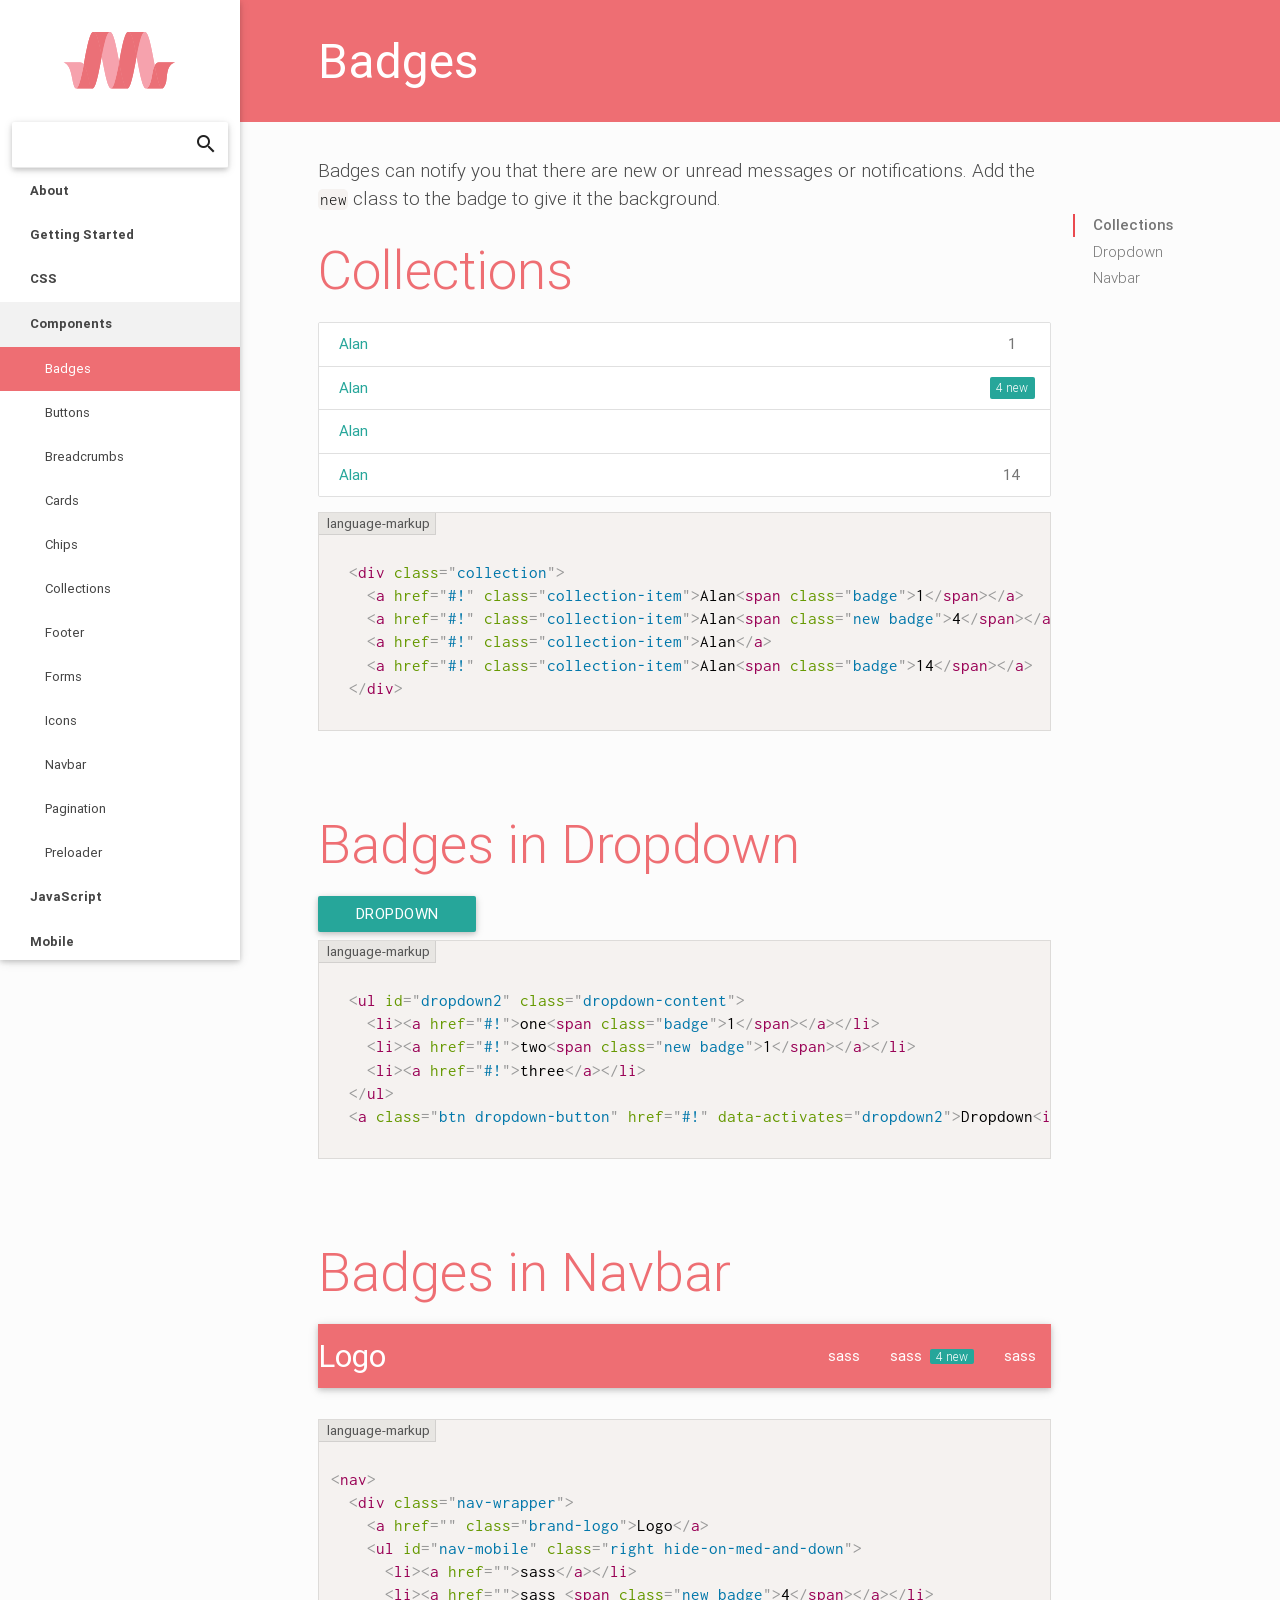
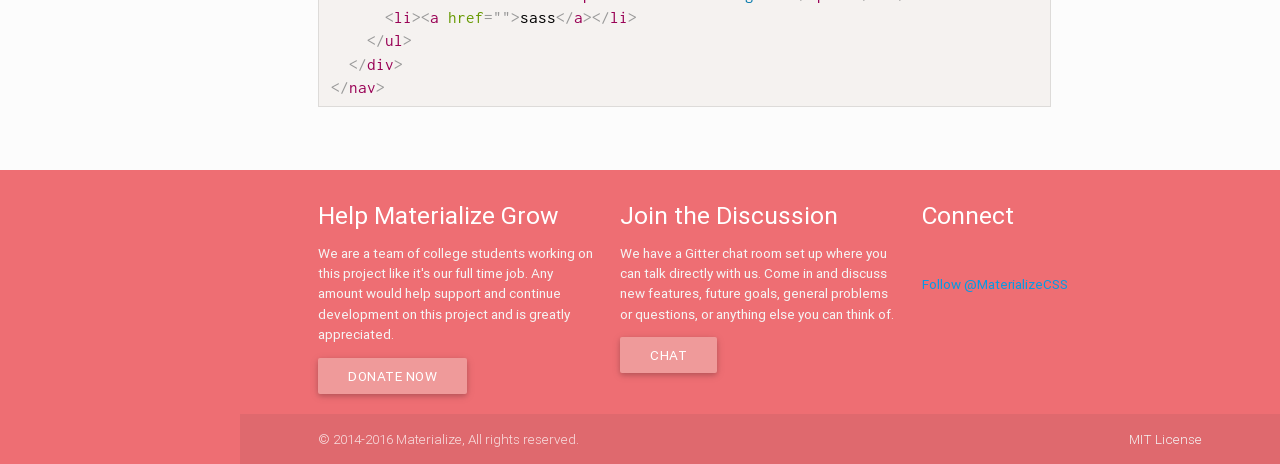
<file: vendor/materialize-css/badges.html>
<!DOCTYPE html>
<html lang="en">
  <head>
    <meta http-equiv="Content-Type" content="text/html; charset=UTF-8">
    <meta name="viewport" content="width=device-width, initial-scale=1">
    <meta http-equiv="X-UA-Compatible" content="IE=edge">
    <meta name="msapplication-tap-highlight" content="no">
    <meta name="description" content="Materialize is a modern responsive CSS framework based on Material Design by Google. ">
    <title>Badges - Materialize</title>
    <!-- Favicons-->
    <link rel="apple-touch-icon-precomposed" href="images/favicon/apple-touch-icon-152x152.png">
    <meta name="msapplication-TileColor" content="#FFFFFF">
    <meta name="msapplication-TileImage" content="images/favicon/mstile-144x144.png">
    <link rel="icon" href="images/favicon/favicon-32x32.png" sizes="32x32">
    <!--  Android 5 Chrome Color-->
    <meta name="theme-color" content="#EE6E73">
    <!-- CSS-->
    <link href="css/prism.css" rel="stylesheet">
    <link href="css/ghpages-materialize.css" type="text/css" rel="stylesheet" media="screen,projection">
    <link href="http://fonts.googleapis.com/css?family=Inconsolata" rel="stylesheet" type="text/css">
    <link href="http://fonts.googleapis.com/icon?family=Material+Icons" rel="stylesheet">
    <script>
      window.liveSettings = {
        api_key: "a0b49b34b93844c38eaee15690d86413",
        picker: "bottom-right",
        detectlang: true,
        dynamic: true,
        autocollect: true
      };
    </script>
    <script src="//cdn.transifex.com/live.js"></script>
  </head>
  <body>
    <header>
      <nav class="top-nav">
        <div class="container">
          <div class="nav-wrapper"><a class="page-title">Badges</a></div>
        </div>
      </nav>
      <div class="container"><a href="#" data-activates="nav-mobile" class="button-collapse top-nav full hide-on-large-only"><i class="material-icons">menu</i></a></div>
      <ul id="nav-mobile" class="side-nav fixed">
        <li class="logo"><a id="logo-container" href="http://materializecss.com/" class="brand-logo">
            <object id="front-page-logo" type="image/svg+xml" data="res/materialize.svg">Your browser does not support SVG</object></a></li>
        <li class="search">
          <div class="search-wrapper card">
            <input id="search"><i class="material-icons">search</i>
            <div class="search-results"></div>
          </div>
        </li>
        <li class="bold"><a href="about.html" class="waves-effect waves-teal">About</a></li>
        <li class="bold"><a href="getting-started.html" class="waves-effect waves-teal">Getting Started</a></li>
        <li class="no-padding">
          <ul class="collapsible collapsible-accordion">
            <li class="bold"><a class="collapsible-header  waves-effect waves-teal">CSS</a>
              <div class="collapsible-body">
                <ul>
                  <li><a href="color.html">Color</a></li>
                  <li><a href="grid.html">Grid</a></li>
                  <li><a href="helpers.html">Helpers</a></li>
                  <li><a href="media-css.html">Media</a></li>
                  <li><a href="sass.html">Sass</a></li>
                  <li><a href="shadow.html">Shadow</a></li>
                  <li><a href="table.html">Table</a></li>
                  <li><a href="typography.html">Typography</a></li>
                </ul>
              </div>
            </li>
            <li class="bold"><a class="collapsible-header active waves-effect waves-teal">Components</a>
              <div class="collapsible-body">
                <ul>
                  <li class="active"><a href="badges.html">Badges</a></li>
                  <li><a href="buttons.html">Buttons</a></li>
                  <li><a href="breadcrumbs.html">Breadcrumbs</a></li>
                  <li><a href="cards.html">Cards</a></li>
                  <li><a href="chips.html">Chips</a></li>
                  <li><a href="collections.html">Collections</a></li>
                  <li><a href="footer.html">Footer</a></li>
                  <li><a href="forms.html">Forms</a></li>
                  <li><a href="icons.html">Icons</a></li>
                  <li><a href="navbar.html">Navbar</a></li>
                  <li><a href="pagination.html">Pagination</a></li>
                  <li><a href="preloader.html">Preloader</a></li>
                </ul>
              </div>
            </li>
            <li class="bold"><a class="collapsible-header  waves-effect waves-teal">JavaScript</a>
              <div class="collapsible-body">
                <ul>
                  <li><a href="collapsible.html">Collapsible</a></li>
                  <li><a href="dialogs.html">Dialogs</a></li>
                  <li><a href="dropdown.html">Dropdown</a></li>
                  <li><a href="media.html">Media</a></li>
                  <li><a href="modals.html">Modals</a></li>
                  <li><a href="parallax.html">Parallax</a></li>
                  <li><a href="pushpin.html">Pushpin</a></li>
                  <li><a href="scrollfire.html">ScrollFire</a></li>
                  <li><a href="scrollspy.html">Scrollspy</a></li>
                  <li><a href="side-nav.html">SideNav</a></li>
                  <li><a href="tabs.html">Tabs</a></li>
                  <li><a href="transitions.html">Transitions</a></li>
                  <li><a href="waves.html">Waves</a></li>
                </ul>
              </div>
            </li>
          </ul>
        </li>
        <li class="bold"><a href="http://materializecss.com/mobile.html" class="waves-effect waves-teal">Mobile</a></li>
        <li class="bold"><a href="showcase.html" class="waves-effect waves-teal">Showcase</a></li>
      </ul>
    </header>
    <main><div class="container">
  <div class="row">

    <div class="col s12 m9 l10">

      <!--  Badges Section  -->
      <div id="collections" class="section scrollspy">

        <div class="row">
          <div class="col s12">
            <p class="caption">Badges can notify you that there are new or unread messages or notifications. Add the <code class="language-markup">new</code> class to the badge to give it the background.</p>
            <h2 class="header">Collections</h2>

            <div class="collection">
              <a href="#!" class="collection-item">Alan<span class="badge">1</span></a>
              <a href="#!" class="collection-item">Alan<span class="new badge">4</span></a>
              <a href="#!" class="collection-item">Alan</a>
              <a href="#!" class="collection-item">Alan<span class="badge">14</span></a>
            </div>
            <pre><code class="language-markup">
  &lt;div class="collection">
    &lt;a href="#!" class="collection-item">Alan&lt;span class="badge">1&lt;/span>&lt;/a>
    &lt;a href="#!" class="collection-item">Alan&lt;span class="new badge">4&lt;/span>&lt;/a>
    &lt;a href="#!" class="collection-item">Alan&lt;/a>
    &lt;a href="#!" class="collection-item">Alan&lt;span class="badge">14&lt;/span>&lt;/a>
  &lt;/div>
            </code></pre>
          </div>
        </div>
      </div>

      <div id="dropdown" class="section scrollspy">
        <div class="row">
          <div class="col s12">

            <h2 class="header">Badges in Dropdown</h2>

            <ul id="dropdown2" class="dropdown-content">
              <li><a href="#!">one<span class="badge">1</span></a></li>
              <li><a href="#!">two<span class="new badge">1</span></a></li>
              <li><a href="#!">three</a></li>
            </ul>
            <a class="btn dropdown-button" href="#!" data-activates="dropdown2">Dropdown<i class="mdi-navigation-arrow-drop-down right"></i></a>

            <pre><code class="language-markup">
  &lt;ul id="dropdown2" class="dropdown-content">
    &lt;li>&lt;a href="#!">one&lt;span class="badge">1&lt;/span>&lt;/a>&lt;/li>
    &lt;li>&lt;a href="#!">two&lt;span class="new badge">1&lt;/span>&lt;/a>&lt;/li>
    &lt;li>&lt;a href="#!">three&lt;/a>&lt;/li>
  &lt;/ul>
  &lt;a class="btn dropdown-button" href="#!" data-activates="dropdown2">Dropdown&lt;i class="mdi-navigation-arrow-drop-down right">&lt;/i>&lt;/a>
            </code></pre>

          </div>
        </div>
      </div>

      <div id="navbar" class="section scrollspy">
        <div class="row">
          <div class="col s12">

            <h2 class="header">Badges in Navbar</h2>

           <nav>
             <div class="nav-wrapper">
               <a href="" class="brand-logo">Logo</a>
               <ul id="nav-mobile" class="right hide-on-med-and-down">
                 <li><a href="">sass</a></li>
                 <li><a href="">sass <span class="new badge">4</span></a></li>
                 <li><a href="">sass</a></li>
               </ul>
             </div>
           </nav>
           <br>

            <pre><code class="language-markup">
&lt;nav>
  &lt;div class="nav-wrapper">
    &lt;a href="" class="brand-logo">Logo&lt;/a>
    &lt;ul id="nav-mobile" class="right hide-on-med-and-down">
      &lt;li>&lt;a href="">sass&lt;/a>&lt;/li>
      &lt;li>&lt;a href="">sass &lt;span class="new badge">4&lt;/span>&lt;/a>&lt;/li>
      &lt;li>&lt;a href="">sass&lt;/a>&lt;/li>
    &lt;/ul>
  &lt;/div>
&lt;/nav></code></pre>

          </div>
        </div>
      </div>
      <!-- End badges -->


    </div>

    <div class="col hide-on-small-only m3 l2">
      <div class="toc-wrapper">
        <div class="buysellads hide-on-small-only">
          <!-- CarbonAds Zone Code -->
          <script async type="text/javascript" src="//cdn.carbonads.com/carbon.js?zoneid=1673&serve=C6AILKT&placement=materializecss" id="_carbonads_js"></script>
        </div>
        <div style="height: 1px;">
          <ul class="section table-of-contents">
            <li><a href="#collections">Collections</a></li>
            <li><a href="#dropdown">Dropdown</a></li>
            <li><a href="#navbar">Navbar</a></li>
          </ul>
        </div>
      </div>
    </div>

  </div>
</div>


    </main>    <footer class="page-footer">
      <div class="container">
        <div class="row">
          <div class="col l4 s12">
            <h5 class="white-text">Help Materialize Grow</h5>
            <p class="grey-text text-lighten-4">We are a team of college students working on this project like it's our full time job. Any amount would help support and continue development on this project and is greatly appreciated.</p>
            <form id="paypal-donate" action="https://www.paypal.com/cgi-bin/webscr" method="post" target="_top">
<input type="hidden" name="cmd" value="_s-xclick">
<input type="hidden" name="encrypted" value="-----BEGIN [base64]/voKC1TMEvxU0ct4gdsZ29zARE96gRsCPVtVpY1hGr0NivLXeiHyw3xoW9UfzjcI9gZy5PZYoNv2xkTMj+jUkzuBMDiB2JfrIH7ZNxbcK1m/ep7Luoo1CR8JmYNCtlzELMAkGBSsOAwIaBQAwgawGCSqGSIb3DQEHATAUBggqhkiG9w0DBwQI/PHaKaPxsg2AgYh0FZUDlxXaZSGYZJiUkF4L0p9hZn0tYmT6kqOqB50541GOsZtJSVAO/F+Qz5I9EsCuGve7GLKSBufhNjWa24ay5T2hkGJkAzISlqS2qBQSFDDpHDyEnNSZ2vPG2K8Bepc/[base64]/ETMS1ycjtkpkvjXZe9k+6CieLuLsPumsJ7QC1odNz3sJiCbs2wC0nLE0uLGaEtXynIgRqIddYCHx88pb5HTXv4SZeuv0Rqq4+axW9PLAAATU8w04qqjaSXgbGLP3NmohqM6bV9kZZwZLR/klDaQGo1u9uDb9lr4Yn+rBQIDAQABo4HuMIHrMB0GA1UdDgQWBBSWn3y7xm8XvVk/UtcKG+wQ1mSUazCBuwYDVR0jBIGzMIGwgBSWn3y7xm8XvVk/[base64]/zANBgkqhkiG9w0BAQUFAAOBgQCBXzpWmoBa5e9fo6ujionW1hUhPkOBakTr3YCDjbYfvJEiv/2P+IobhOGJr85+XHhN0v4gUkEDI8r2/rNk1m0GA8HKddvTjyGw/XqXa+LSTlDYkqI8OwR8GEYj4efEtcRpRYBxV8KxAW93YDWzFGvruKnnLbDAF6VR5w/[base64]/Cl/zgwDQYJKoZIhvcNAQEBBQAEgYAGuieIpSk7XCxyo4RieZQ/SO0EHUYEW9B7KFJB9qZ1+yCKpUm7prwsGGOJAAdqKOw59I7qjLQI5cFJz/O8Ivb14TclAZiKTnOCB/wO1QHp+9s+hF00D6v0TDetLm0GLnk/7ljWvNq1pTyiMTLVg4yw1dAzQE1tC6bYTtLuDhLl0Q==-----END PKCS7-----
">
<button class="btn waves-effect waves-light red lighten-3" type="submit" name="action" alt="PayPal - The safer, easier way to pay online!">Donate Now
</button>
</form>

          </div>
          <div class="col l4 s12">
            <h5 class="white-text">Join the Discussion</h5>
            <p class="grey-text text-lighten-4">We have a Gitter chat room set up where you can talk directly with us. Come in and discuss new features, future goals, general problems or questions, or anything else you can think of.</p>
            <a class="btn waves-effect waves-light red lighten-3" target="_blank" href="https://gitter.im/Dogfalo/materialize">Chat</a>
          </div>
          <div class="col l4 s12" style="overflow: hidden;">
            <h5 class="white-text">Connect</h5>
            <iframe src="http://ghbtns.com/github-btn.html?user=dogfalo&repo=materialize&type=watch&count=true&size=large" allowtransparency="true" frameborder="0" scrolling="0" width="170" height="30"></iframe>
            <br>
            <a href="https://twitter.com/MaterializeCSS" class="twitter-follow-button" data-show-count="true" data-size="large" data-dnt="true">Follow @MaterializeCSS</a>
            <br>
            <div class="g-follow" data-annotation="bubble" data-height="24" data-href="https://plus.google.com/108619793845925798422" data-rel="publisher"></div>
          </div>
        </div>
      </div>
      <div class="footer-copyright">
        <div class="container">
        © 2014-2016 Materialize, All rights reserved.
        <a class="grey-text text-lighten-4 right" href="https://github.com/Dogfalo/materialize/blob/master/LICENSE">MIT License</a>
        </div>
      </div>
    </footer>

    <!--  Scripts-->
    <script src="https://code.jquery.com/jquery-2.1.4.min.js"></script>
    <script>if (!window.jQuery) { document.write('<script src="bin/jquery-2.1.1.min.js"><\/script>'); }
    </script>
    <script src="js/jquery.timeago.min.js"></script>
    <script src="js/prism.js"></script>
    <script src="jade/lunr.min.js"></script>
    <script src="jade/search.js"></script>
    <script src="bin/materialize.js"></script>
    <script src="js/init.js"></script>
    <!-- Twitter Button -->
    <script>!function(d,s,id){var js,fjs=d.getElementsByTagName(s)[0],p=/^http:/.test(d.location)?'http':'https';if(!d.getElementById(id)){js=d.createElement(s);js.id=id;js.src=p+'://platform.twitter.com/widgets.js';fjs.parentNode.insertBefore(js,fjs);}}(document, 'script', 'twitter-wjs');</script>

    <!-- Google Plus Button-->
    <script src="https://apis.google.com/js/platform.js" async defer></script>

    <!--  Google Analytics  -->
    <script>
    (function(i,s,o,g,r,a,m){i['GoogleAnalyticsObject']=r;i[r]=i[r]||function(){
    (i[r].q=i[r].q||[]).push(arguments)},i[r].l=1*new Date();a=s.createElement(o),
    m=s.getElementsByTagName(o)[0];a.async=1;a.src=g;m.parentNode.insertBefore(a,m)
    })(window,document,'script','//www.google-analytics.com/analytics.js','ga');

    ga('create', 'UA-56218128-1', 'auto');
    ga('require', 'displayfeatures');
    ga('send', 'pageview');
    </script>

  </body>
</html>
</file>
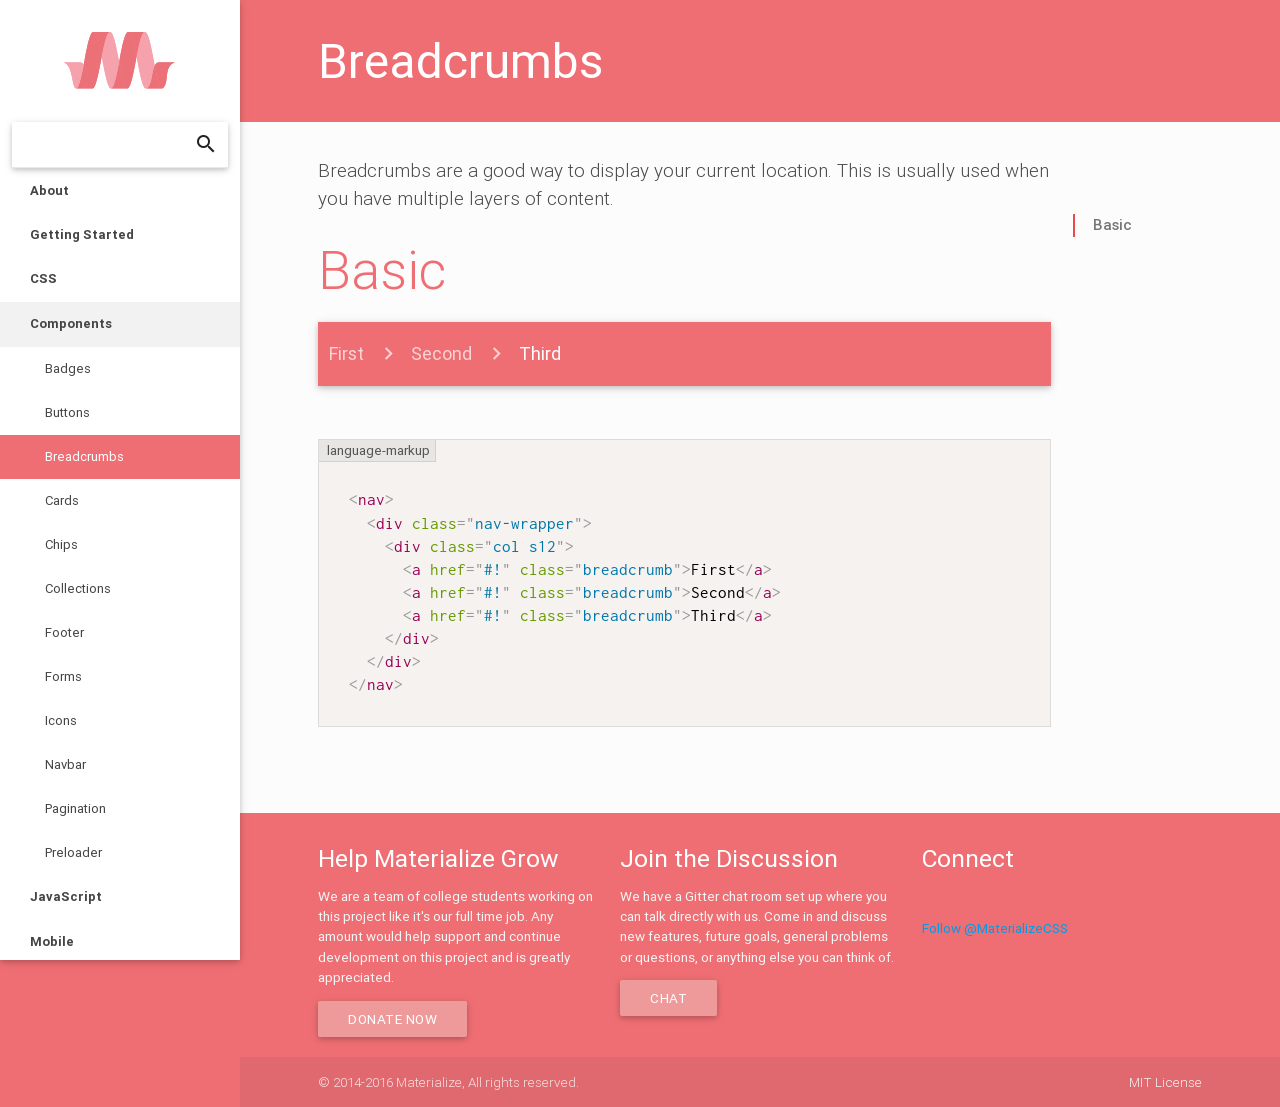
<file: vendor/materialize-css/breadcrumbs.html>
<!DOCTYPE html>
<html lang="en">
  <head>
    <meta http-equiv="Content-Type" content="text/html; charset=UTF-8">
    <meta name="viewport" content="width=device-width, initial-scale=1">
    <meta http-equiv="X-UA-Compatible" content="IE=edge">
    <meta name="msapplication-tap-highlight" content="no">
    <meta name="description" content="Materialize is a modern responsive CSS framework based on Material Design by Google. ">
    <title>Breadcrumbs - Materialize</title>
    <!-- Favicons-->
    <link rel="apple-touch-icon-precomposed" href="images/favicon/apple-touch-icon-152x152.png">
    <meta name="msapplication-TileColor" content="#FFFFFF">
    <meta name="msapplication-TileImage" content="images/favicon/mstile-144x144.png">
    <link rel="icon" href="images/favicon/favicon-32x32.png" sizes="32x32">
    <!--  Android 5 Chrome Color-->
    <meta name="theme-color" content="#EE6E73">
    <!-- CSS-->
    <link href="css/prism.css" rel="stylesheet">
    <link href="css/ghpages-materialize.css" type="text/css" rel="stylesheet" media="screen,projection">
    <link href="http://fonts.googleapis.com/css?family=Inconsolata" rel="stylesheet" type="text/css">
    <link href="http://fonts.googleapis.com/icon?family=Material+Icons" rel="stylesheet">
    <script>
      window.liveSettings = {
        api_key: "a0b49b34b93844c38eaee15690d86413",
        picker: "bottom-right",
        detectlang: true,
        dynamic: true,
        autocollect: true
      };
    </script>
    <script src="//cdn.transifex.com/live.js"></script>
  </head>
  <body>
    <header>
      <nav class="top-nav">
        <div class="container">
          <div class="nav-wrapper"><a class="page-title">Breadcrumbs</a></div>
        </div>
      </nav>
      <div class="container"><a href="#" data-activates="nav-mobile" class="button-collapse top-nav full hide-on-large-only"><i class="material-icons">menu</i></a></div>
      <ul id="nav-mobile" class="side-nav fixed">
        <li class="logo"><a id="logo-container" href="http://materializecss.com/" class="brand-logo">
            <object id="front-page-logo" type="image/svg+xml" data="res/materialize.svg">Your browser does not support SVG</object></a></li>
        <li class="search">
          <div class="search-wrapper card">
            <input id="search"><i class="material-icons">search</i>
            <div class="search-results"></div>
          </div>
        </li>
        <li class="bold"><a href="about.html" class="waves-effect waves-teal">About</a></li>
        <li class="bold"><a href="getting-started.html" class="waves-effect waves-teal">Getting Started</a></li>
        <li class="no-padding">
          <ul class="collapsible collapsible-accordion">
            <li class="bold"><a class="collapsible-header  waves-effect waves-teal">CSS</a>
              <div class="collapsible-body">
                <ul>
                  <li><a href="color.html">Color</a></li>
                  <li><a href="grid.html">Grid</a></li>
                  <li><a href="helpers.html">Helpers</a></li>
                  <li><a href="media-css.html">Media</a></li>
                  <li><a href="sass.html">Sass</a></li>
                  <li><a href="shadow.html">Shadow</a></li>
                  <li><a href="table.html">Table</a></li>
                  <li><a href="typography.html">Typography</a></li>
                </ul>
              </div>
            </li>
            <li class="bold"><a class="collapsible-header active waves-effect waves-teal">Components</a>
              <div class="collapsible-body">
                <ul>
                  <li><a href="badges.html">Badges</a></li>
                  <li><a href="buttons.html">Buttons</a></li>
                  <li class="active"><a href="breadcrumbs.html">Breadcrumbs</a></li>
                  <li><a href="cards.html">Cards</a></li>
                  <li><a href="chips.html">Chips</a></li>
                  <li><a href="collections.html">Collections</a></li>
                  <li><a href="footer.html">Footer</a></li>
                  <li><a href="forms.html">Forms</a></li>
                  <li><a href="icons.html">Icons</a></li>
                  <li><a href="navbar.html">Navbar</a></li>
                  <li><a href="pagination.html">Pagination</a></li>
                  <li><a href="preloader.html">Preloader</a></li>
                </ul>
              </div>
            </li>
            <li class="bold"><a class="collapsible-header  waves-effect waves-teal">JavaScript</a>
              <div class="collapsible-body">
                <ul>
                  <li><a href="collapsible.html">Collapsible</a></li>
                  <li><a href="dialogs.html">Dialogs</a></li>
                  <li><a href="dropdown.html">Dropdown</a></li>
                  <li><a href="media.html">Media</a></li>
                  <li><a href="modals.html">Modals</a></li>
                  <li><a href="parallax.html">Parallax</a></li>
                  <li><a href="pushpin.html">Pushpin</a></li>
                  <li><a href="scrollfire.html">ScrollFire</a></li>
                  <li><a href="scrollspy.html">Scrollspy</a></li>
                  <li><a href="side-nav.html">SideNav</a></li>
                  <li><a href="tabs.html">Tabs</a></li>
                  <li><a href="transitions.html">Transitions</a></li>
                  <li><a href="waves.html">Waves</a></li>
                </ul>
              </div>
            </li>
          </ul>
        </li>
        <li class="bold"><a href="http://materializecss.com/mobile.html" class="waves-effect waves-teal">Mobile</a></li>
        <li class="bold"><a href="showcase.html" class="waves-effect waves-teal">Showcase</a></li>
      </ul>
    </header>
    <main><div class="container">
  <div class="row">

    <div class="col s12 m9 l10">

      <!--  Collections Section  -->
      <div id="basic" class="section scrollspy">

        <div class="row">
          <div class="col s12">
            <p class="caption">Breadcrumbs are a good way to display your current location. This is usually used when you have multiple layers of content. </p>
            <h2 class="header">Basic</h2>

            <nav>
              <div class="nav-wrapper">
                <div class="col s12">
                  <a href="#!" class="breadcrumb">First</a>
                  <a href="#!" class="breadcrumb">Second</a>
                  <a href="#!" class="breadcrumb">Third</a>
                </div>
              </div>
            </nav>

            <br><br>
            <pre><code class="language-markup">
  &lt;nav>
    &lt;div class="nav-wrapper">
      &lt;div class="col s12">
        &lt;a href="#!" class="breadcrumb">First&lt;/a>
        &lt;a href="#!" class="breadcrumb">Second&lt;/a>
        &lt;a href="#!" class="breadcrumb">Third&lt;/a>
      &lt;/div>
    &lt;/div>
  &lt;/nav>
            </code></pre>
            <br>
          </div>
        </div>
      </div>
      <!-- End collections -->


    </div>

    <div class="col hide-on-small-only m3 l2">
      <div class="toc-wrapper">
        <div class="buysellads hide-on-small-only">
          <!-- CarbonAds Zone Code -->
          <script async type="text/javascript" src="//cdn.carbonads.com/carbon.js?zoneid=1673&serve=C6AILKT&placement=materializecss" id="_carbonads_js"></script>
        </div>
        <div style="height: 1px;">
          <ul class="section table-of-contents">
            <li><a href="#basic">Basic</a></li>
          </ul>
        </div>
      </div>
    </div>

  </div>
</div>


    </main>    <footer class="page-footer">
      <div class="container">
        <div class="row">
          <div class="col l4 s12">
            <h5 class="white-text">Help Materialize Grow</h5>
            <p class="grey-text text-lighten-4">We are a team of college students working on this project like it's our full time job. Any amount would help support and continue development on this project and is greatly appreciated.</p>
            <form id="paypal-donate" action="https://www.paypal.com/cgi-bin/webscr" method="post" target="_top">
<input type="hidden" name="cmd" value="_s-xclick">
<input type="hidden" name="encrypted" value="-----BEGIN [base64]/voKC1TMEvxU0ct4gdsZ29zARE96gRsCPVtVpY1hGr0NivLXeiHyw3xoW9UfzjcI9gZy5PZYoNv2xkTMj+jUkzuBMDiB2JfrIH7ZNxbcK1m/ep7Luoo1CR8JmYNCtlzELMAkGBSsOAwIaBQAwgawGCSqGSIb3DQEHATAUBggqhkiG9w0DBwQI/PHaKaPxsg2AgYh0FZUDlxXaZSGYZJiUkF4L0p9hZn0tYmT6kqOqB50541GOsZtJSVAO/F+Qz5I9EsCuGve7GLKSBufhNjWa24ay5T2hkGJkAzISlqS2qBQSFDDpHDyEnNSZ2vPG2K8Bepc/[base64]/ETMS1ycjtkpkvjXZe9k+6CieLuLsPumsJ7QC1odNz3sJiCbs2wC0nLE0uLGaEtXynIgRqIddYCHx88pb5HTXv4SZeuv0Rqq4+axW9PLAAATU8w04qqjaSXgbGLP3NmohqM6bV9kZZwZLR/klDaQGo1u9uDb9lr4Yn+rBQIDAQABo4HuMIHrMB0GA1UdDgQWBBSWn3y7xm8XvVk/UtcKG+wQ1mSUazCBuwYDVR0jBIGzMIGwgBSWn3y7xm8XvVk/[base64]/zANBgkqhkiG9w0BAQUFAAOBgQCBXzpWmoBa5e9fo6ujionW1hUhPkOBakTr3YCDjbYfvJEiv/2P+IobhOGJr85+XHhN0v4gUkEDI8r2/rNk1m0GA8HKddvTjyGw/XqXa+LSTlDYkqI8OwR8GEYj4efEtcRpRYBxV8KxAW93YDWzFGvruKnnLbDAF6VR5w/[base64]/Cl/zgwDQYJKoZIhvcNAQEBBQAEgYAGuieIpSk7XCxyo4RieZQ/SO0EHUYEW9B7KFJB9qZ1+yCKpUm7prwsGGOJAAdqKOw59I7qjLQI5cFJz/O8Ivb14TclAZiKTnOCB/wO1QHp+9s+hF00D6v0TDetLm0GLnk/7ljWvNq1pTyiMTLVg4yw1dAzQE1tC6bYTtLuDhLl0Q==-----END PKCS7-----
">
<button class="btn waves-effect waves-light red lighten-3" type="submit" name="action" alt="PayPal - The safer, easier way to pay online!">Donate Now
</button>
</form>

          </div>
          <div class="col l4 s12">
            <h5 class="white-text">Join the Discussion</h5>
            <p class="grey-text text-lighten-4">We have a Gitter chat room set up where you can talk directly with us. Come in and discuss new features, future goals, general problems or questions, or anything else you can think of.</p>
            <a class="btn waves-effect waves-light red lighten-3" target="_blank" href="https://gitter.im/Dogfalo/materialize">Chat</a>
          </div>
          <div class="col l4 s12" style="overflow: hidden;">
            <h5 class="white-text">Connect</h5>
            <iframe src="http://ghbtns.com/github-btn.html?user=dogfalo&repo=materialize&type=watch&count=true&size=large" allowtransparency="true" frameborder="0" scrolling="0" width="170" height="30"></iframe>
            <br>
            <a href="https://twitter.com/MaterializeCSS" class="twitter-follow-button" data-show-count="true" data-size="large" data-dnt="true">Follow @MaterializeCSS</a>
            <br>
            <div class="g-follow" data-annotation="bubble" data-height="24" data-href="https://plus.google.com/108619793845925798422" data-rel="publisher"></div>
          </div>
        </div>
      </div>
      <div class="footer-copyright">
        <div class="container">
        © 2014-2016 Materialize, All rights reserved.
        <a class="grey-text text-lighten-4 right" href="https://github.com/Dogfalo/materialize/blob/master/LICENSE">MIT License</a>
        </div>
      </div>
    </footer>

    <!--  Scripts-->
    <script src="https://code.jquery.com/jquery-2.1.4.min.js"></script>
    <script>if (!window.jQuery) { document.write('<script src="bin/jquery-2.1.1.min.js"><\/script>'); }
    </script>
    <script src="js/jquery.timeago.min.js"></script>
    <script src="js/prism.js"></script>
    <script src="jade/lunr.min.js"></script>
    <script src="jade/search.js"></script>
    <script src="bin/materialize.js"></script>
    <script src="js/init.js"></script>
    <!-- Twitter Button -->
    <script>!function(d,s,id){var js,fjs=d.getElementsByTagName(s)[0],p=/^http:/.test(d.location)?'http':'https';if(!d.getElementById(id)){js=d.createElement(s);js.id=id;js.src=p+'://platform.twitter.com/widgets.js';fjs.parentNode.insertBefore(js,fjs);}}(document, 'script', 'twitter-wjs');</script>

    <!-- Google Plus Button-->
    <script src="https://apis.google.com/js/platform.js" async defer></script>

    <!--  Google Analytics  -->
    <script>
    (function(i,s,o,g,r,a,m){i['GoogleAnalyticsObject']=r;i[r]=i[r]||function(){
    (i[r].q=i[r].q||[]).push(arguments)},i[r].l=1*new Date();a=s.createElement(o),
    m=s.getElementsByTagName(o)[0];a.async=1;a.src=g;m.parentNode.insertBefore(a,m)
    })(window,document,'script','//www.google-analytics.com/analytics.js','ga');

    ga('create', 'UA-56218128-1', 'auto');
    ga('require', 'displayfeatures');
    ga('send', 'pageview');
    </script>

  </body>
</html>
</file>
<file: vendor/materialize-css/css/prism.css>
/* http://prismjs.com/download.html?themes=prism&languages=markup+css+clike+javascript+scss+bash */
/**
 * prism.js default theme for JavaScript, CSS and HTML
 * Based on dabblet (http://dabblet.com)
 * @author Lea Verou
 */

code[class*="language-"],
pre[class*="language-"] {
	color: black;
/*	text-shadow: 0 1px white;*/
	font-family: 'Inconsolata', Monaco, Consolas, 'Andale Mono', monospace;
	direction: ltr;
	text-align: left;
	white-space: pre;
	word-spacing: normal;
	word-break: normal;
	line-height: 1.4;

	-moz-tab-size: 4;
	-o-tab-size: 4;
	tab-size: 4;

	-webkit-hyphens: none;
	-moz-hyphens: none;
	-ms-hyphens: none;
	hyphens: none;
}

pre[class*="language-"]::-moz-selection, pre[class*="language-"] ::-moz-selection,
code[class*="language-"]::-moz-selection, code[class*="language-"] ::-moz-selection {
	text-shadow: none;
	background: #b3d4fc;
}

pre[class*="language-"]::selection, pre[class*="language-"] ::selection,
code[class*="language-"]::selection, code[class*="language-"] ::selection {
	text-shadow: none;
	background: #b3d4fc;
}

@media print {
	code[class*="language-"],
	pre[class*="language-"] {
		text-shadow: none;
	}
}

/* Code blocks */
pre[class*="language-"] {
	padding: 1em;
	margin: .5em 0;
	overflow: auto;
}

:not(pre) > code[class*="language-"],
pre[class*="language-"] {
	background: #f5f2f0;
}

/* Inline code */
:not(pre) > code[class*="language-"] {
	padding: .1em;
	border-radius: .3em;
}

.token.comment,
.token.prolog,
.token.doctype,
.token.cdata {
	color: slategray;
}

.token.punctuation {
	color: #999;
}

.namespace {
	opacity: .7;
}

.token.property,
.token.tag,
.token.boolean,
.token.number,
.token.constant,
.token.symbol,
.token.deleted {
	color: #905;
}

.token.selector,
.token.attr-name,
.token.string,
.token.char,
.token.builtin,
.token.inserted {
	color: #690;
}

.token.operator,
.token.entity,
.token.url,
.language-css .token.string,
.style .token.string {
	color: #a67f59;
	background: hsla(0, 0%, 100%, .5);
}

.token.atrule,
.token.attr-value,
.token.keyword {
	color: #07a;
}

.token.function {
	color: #DD4A68;
}

.token.regex,
.token.important,
.token.variable {
	color: #e90;
}

.token.important {
	font-weight: bold;
}

.token.entity {
	cursor: help;
}
</file>
